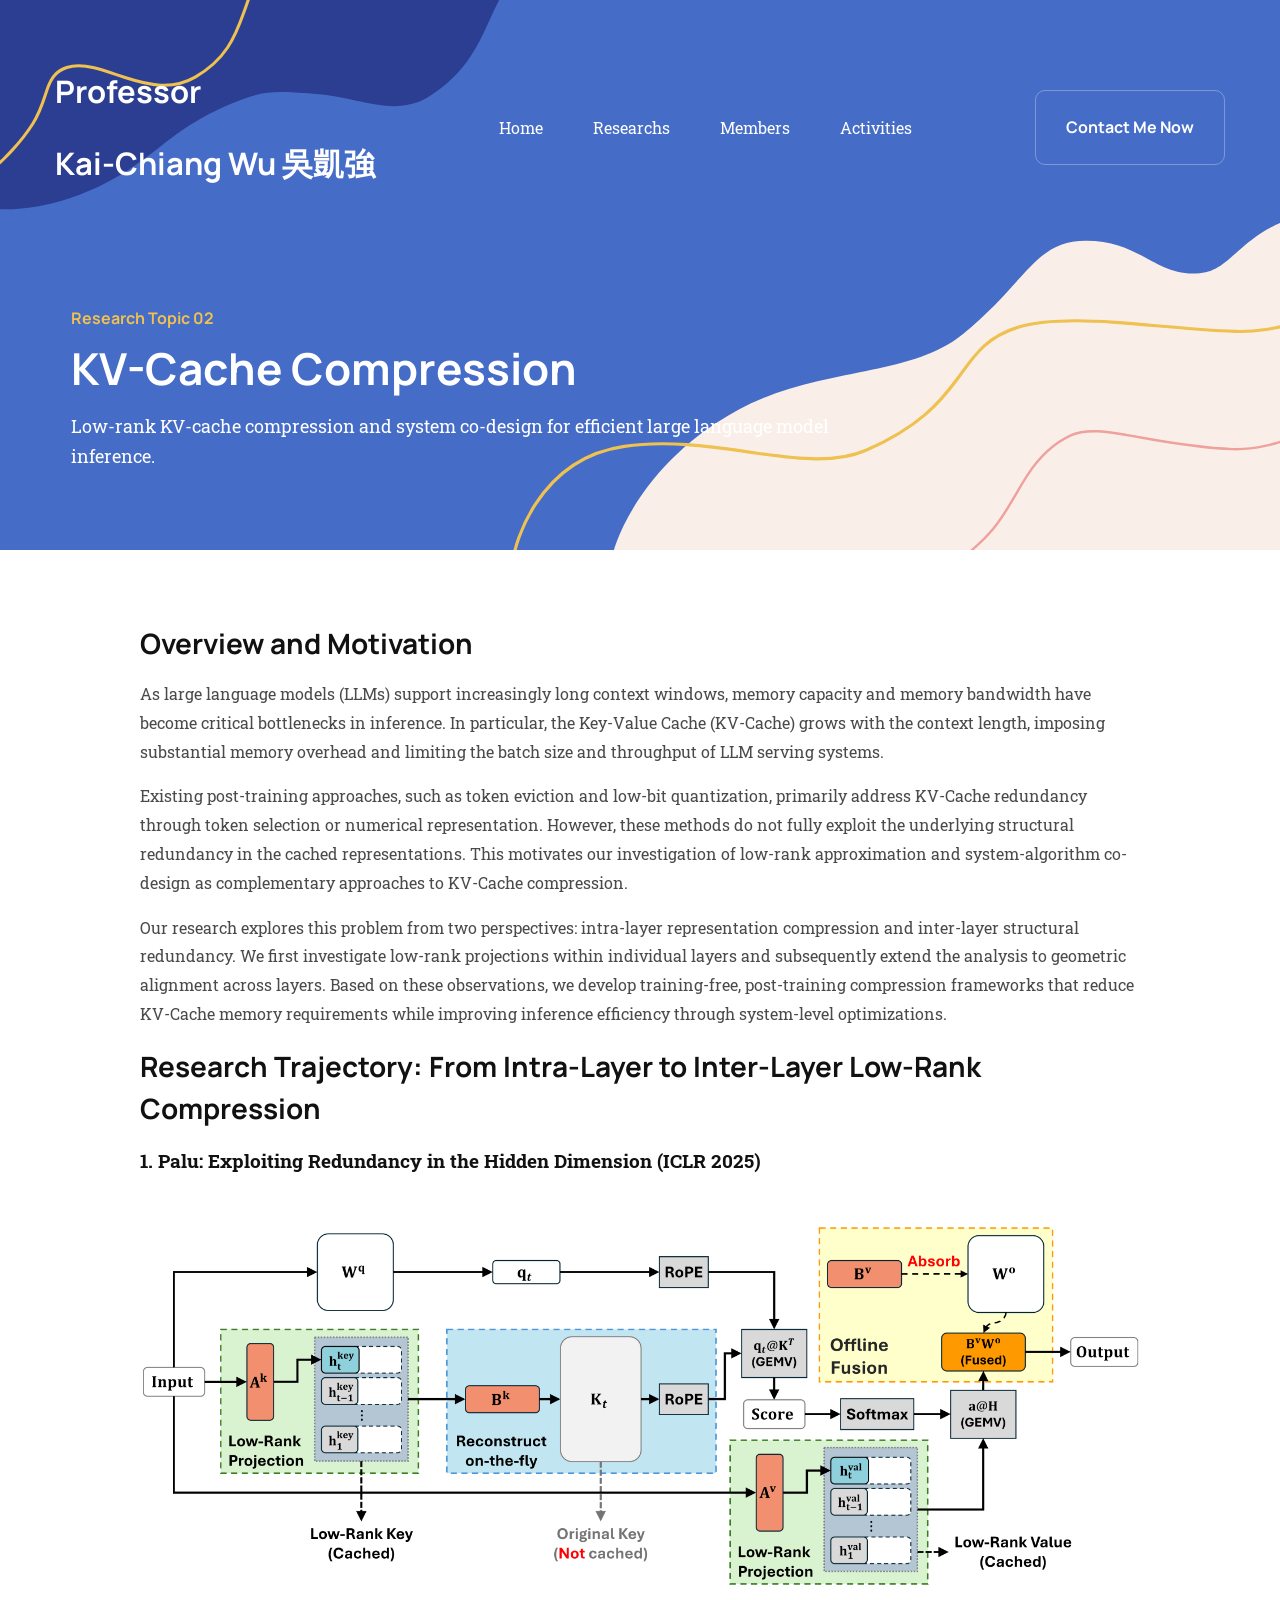
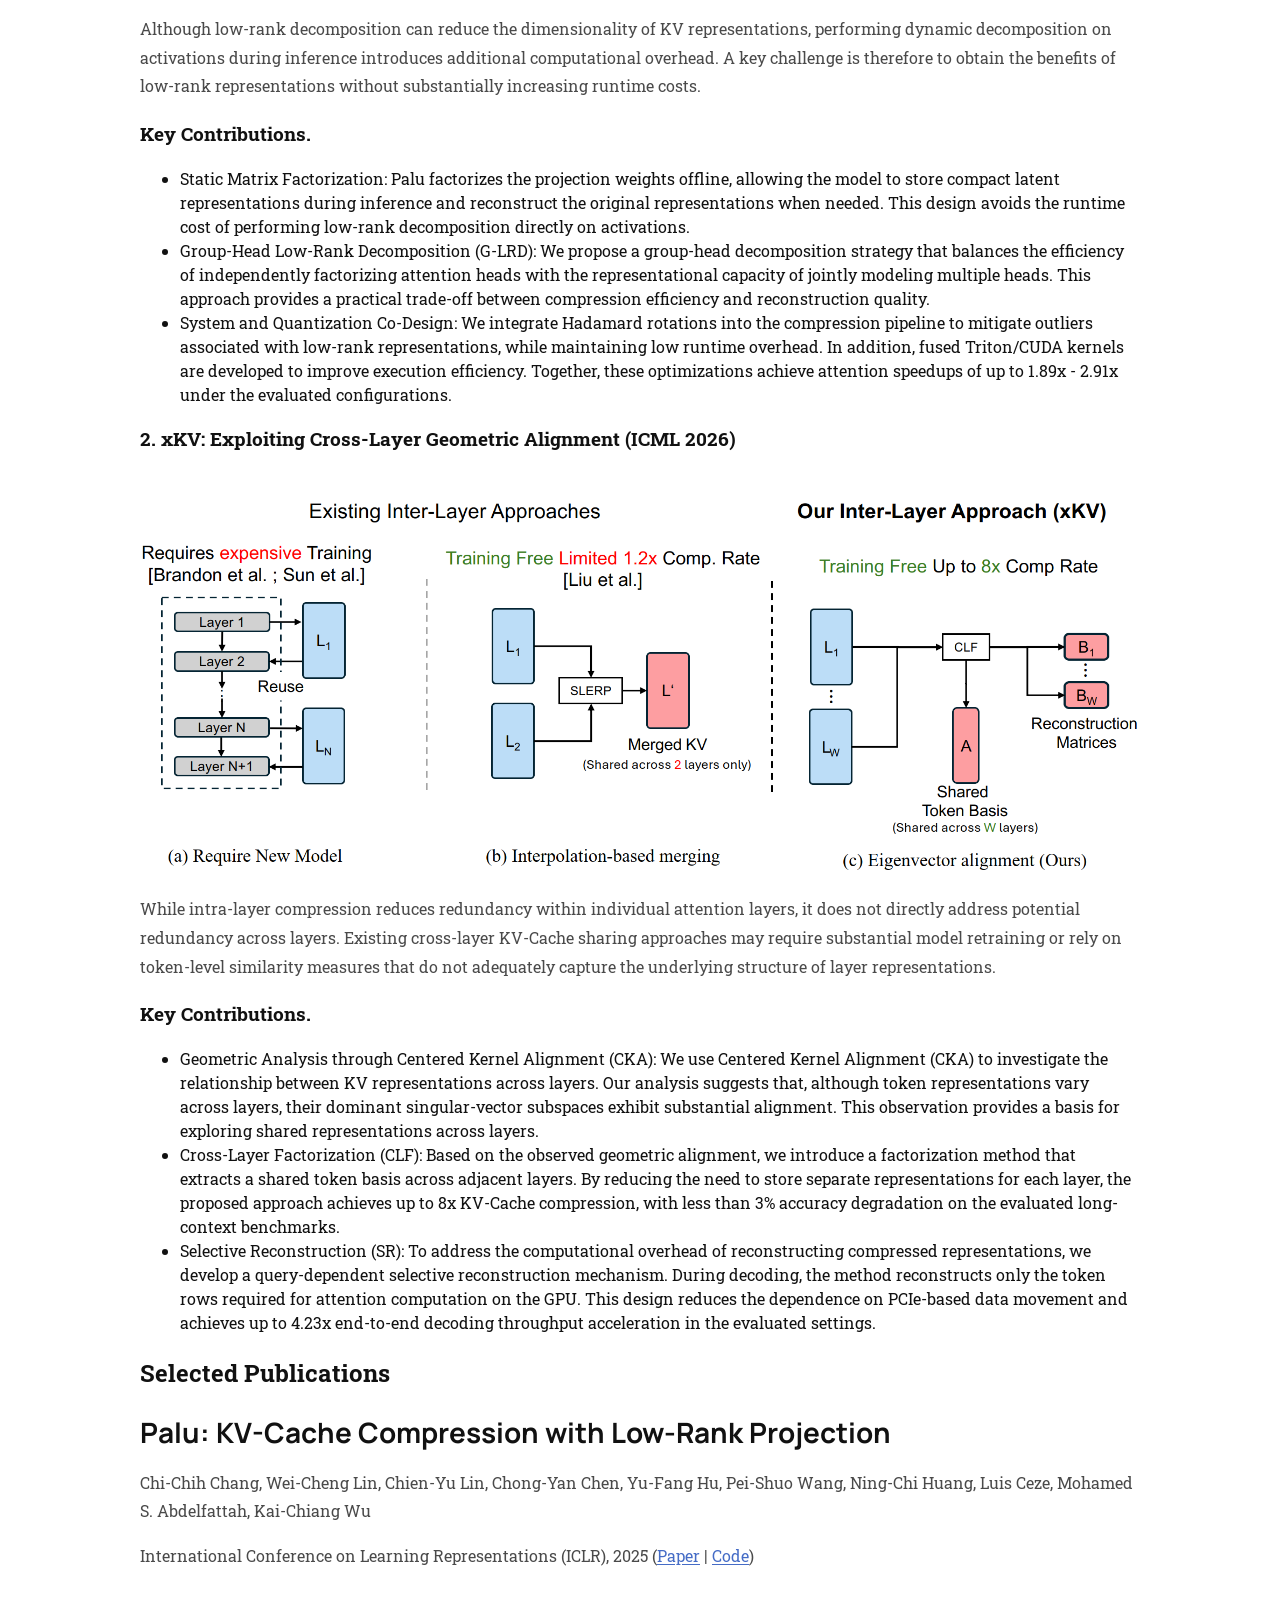
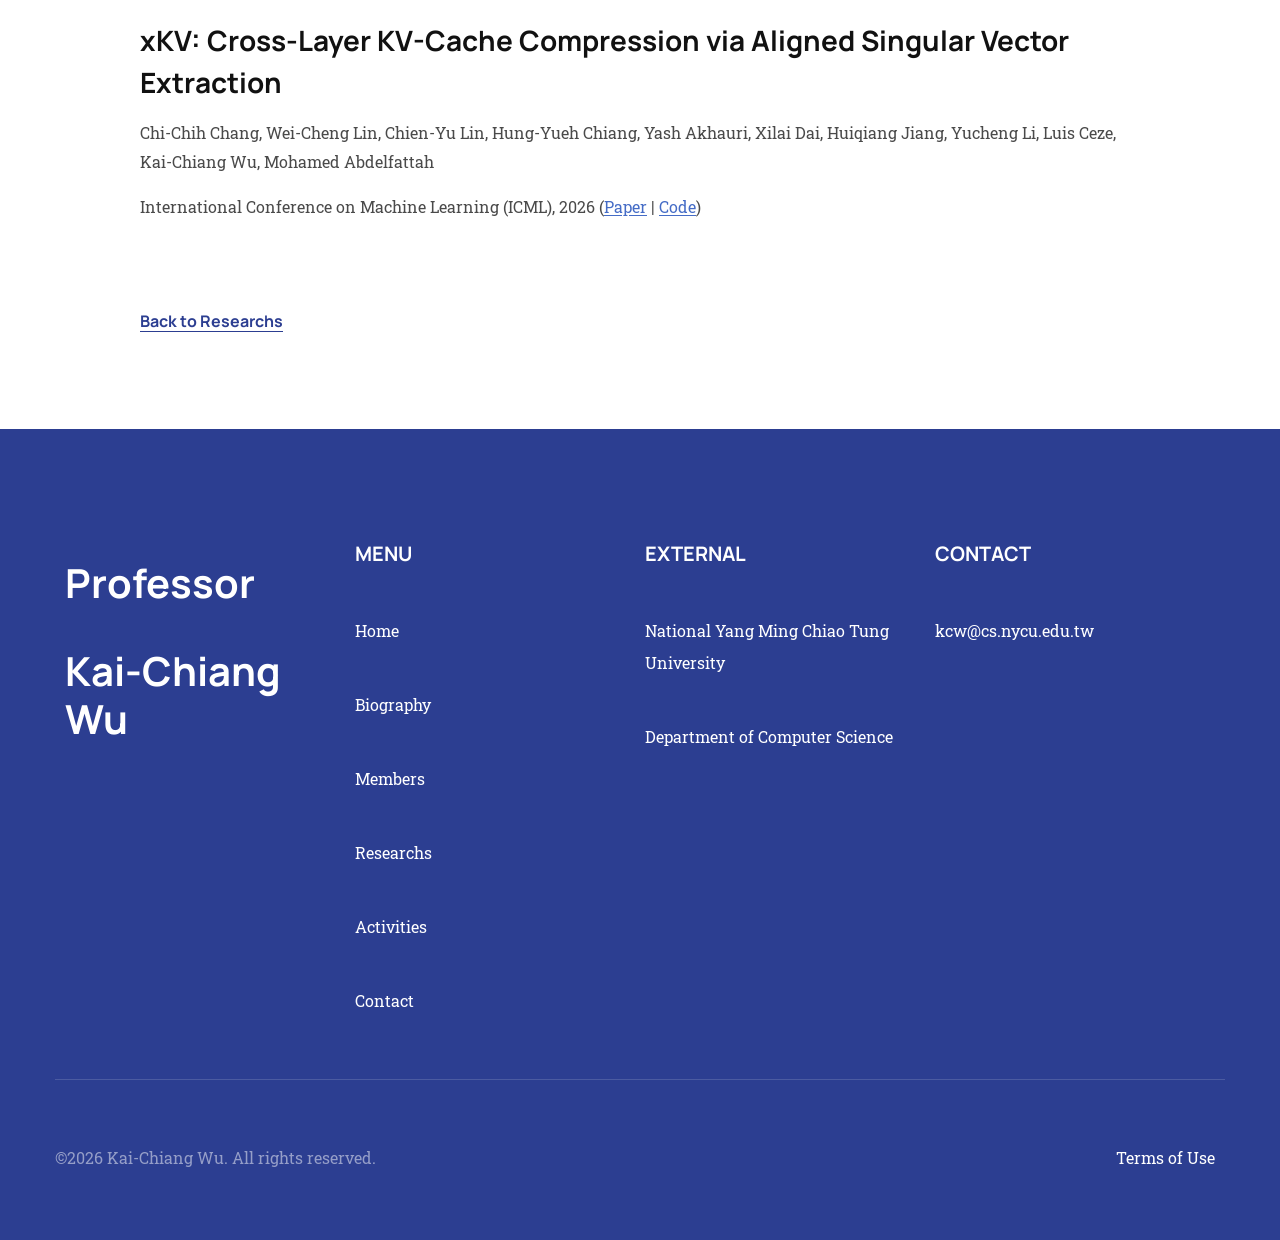
<file: topic-2.html>
<!DOCTYPE html>
<html lang="en">
<head>
    <meta charset="UTF-8">
    <meta name="viewport" content="width=device-width, initial-scale=1">
    <title>KV-Cache Compression | Professor Kai-Chiang Wu</title>
    <link rel="preconnect" href="https://fonts.googleapis.com">
    <link rel="preconnect" href="https://fonts.gstatic.com" crossorigin>
    <link href="https://fonts.googleapis.com/css2?family=Manrope:wght@400;600;700&family=Roboto+Slab:wght@400;700&display=swap" rel="stylesheet">
    <link rel="stylesheet" href="site.css">
    <link rel="stylesheet" href="topic.css">
</head>
<body class="page-shell">
    <div class="page-hero topic-hero">
        <div class="page-shell__inner">
            <header class="site-header">
                <nav class="site-nav">
                    <div class="site-nav__toggle"><div class="site-nav__toggle-icon"><a href="index.html" class="link" target="_self" aria-label="Home"><svg xmlns="http://www.w3.org/2000/svg" width="30" height="30" viewBox="0 0 32 32"><path fill="#ffffff" d="M3 11v2h26v-2H3zm0 8v2h26v-2H3z"></path></svg></a></div></div>
                    <span class="site-header__brand"><a href="index.html" class="link" target="_self"><p><strong>Professor</strong></p><p><strong>Kai-Chiang Wu <span class="site-header__brand-cn">吳凱強</span></strong></p></a></span>
                    <div class="site-nav__menu"><div class="site-nav__close"><div class="site-nav__close-icon"><svg width="32" height="32" viewBox="0 0 32 32" xmlns="http://www.w3.org/2000/svg"><path fill="#ffffff" d="M17.414 16L24 9.414L22.586 8L16 14.586L9.414 8L8 9.414L14.586 16L8 22.586L9.414 24L16 17.414L22.586 24L24 22.586z"></path></svg></div></div><span class="site-nav__link"><a href="index.html" class="link" target="_self"><p>Home</p></a></span><span class="site-nav__link"><a href="researchs.html" class="link" target="_self"><p>Researchs</p></a></span><span class="site-nav__link"><a href="member.html" class="link" target="_self"><p>Members</p></a></span><span class="site-nav__link"><a href="activities.html" class="link" target="_self"><p>Activities</p></a></span></div>
                    <button class="btn btn-outline"><a href="form.html" class="link" target="_self"><p>Contact Me Now</p></a></button>
                </nav>
            </header>
        </div>
        <div class="topic-hero__heading"><p class="topic-hero__eyebrow">Research Topic 02</p><h1>KV-Cache Compression</h1><p class="topic-hero__subtitle">Low-rank KV-cache compression and system co-design for efficient large language model inference.</p></div>
    </div>
    <main class="topic-main">
        <article class="topic-content">
            <h2>Overview and Motivation</h2>
            <p>As large language models (LLMs) support increasingly long context windows, memory capacity and memory bandwidth have become critical bottlenecks in inference. In particular, the Key-Value Cache (KV-Cache) grows with the context length, imposing substantial memory overhead and limiting the batch size and throughput of LLM serving systems.</p>
            <p>Existing post-training approaches, such as token eviction and low-bit quantization, primarily address KV-Cache redundancy through token selection or numerical representation. However, these methods do not fully exploit the underlying structural redundancy in the cached representations. This motivates our investigation of low-rank approximation and system-algorithm co-design as complementary approaches to KV-Cache compression.</p>
            <p>Our research explores this problem from two perspectives: intra-layer representation compression and inter-layer structural redundancy. We first investigate low-rank projections within individual layers and subsequently extend the analysis to geometric alignment across layers. Based on these observations, we develop training-free, post-training compression frameworks that reduce KV-Cache memory requirements while improving inference efficiency through system-level optimizations.</p>
            <h2>Research Trajectory: From Intra-Layer to Inter-Layer Low-Rank Compression</h2>
            <h3>1. Palu: Exploiting Redundancy in the Hidden Dimension (ICLR 2025)</h3>
        </article>
        <figure class="topic-figure"><img src="assets/KV-Cache_img_01.png" alt="Placeholder diagram for KV-cache compression research"></figure>
        <br>
        <article class="topic-content">
            <p>Although low-rank decomposition can reduce the dimensionality of KV representations, performing dynamic decomposition on activations during inference introduces additional computational overhead. A key challenge is therefore to obtain the benefits of low-rank representations without substantially increasing runtime costs.</p>
            <h3>Key Contributions.</h3>
            <ul>
                <li>Static Matrix Factorization: Palu factorizes the projection weights offline, allowing the model to store compact latent representations during inference and reconstruct the original representations when needed. This design avoids the runtime cost of performing low-rank decomposition directly on activations.</li>
                <li>Group-Head Low-Rank Decomposition (G-LRD): We propose a group-head decomposition strategy that balances the efficiency of independently factorizing attention heads with the representational capacity of jointly modeling multiple heads. This approach provides a practical trade-off between compression efficiency and reconstruction quality.</li>
                <li>System and Quantization Co-Design: We integrate Hadamard rotations into the compression pipeline to mitigate outliers associated with low-rank representations, while maintaining low runtime overhead. In addition, fused Triton/CUDA kernels are developed to improve execution efficiency. Together, these optimizations achieve attention speedups of up to 1.89x - 2.91x under the evaluated configurations.</li>
            </ul>
            <h3>2. xKV: Exploiting Cross-Layer Geometric Alignment (ICML 2026)</h3>
        </article>
        <figure class="topic-figure"><img src="assets/KV-Cache_img_02.png" alt="Placeholder diagram for KV-cache compression research"></figure>
        <br>
        <article class="topic-content">
            <p>While intra-layer compression reduces redundancy within individual attention layers, it does not directly address potential redundancy across layers. Existing cross-layer KV-Cache sharing approaches may require substantial model retraining or rely on token-level similarity measures that do not adequately capture the underlying structure of layer representations.</p>
            <h3>Key Contributions.</h3>
            <ul>
                <li>Geometric Analysis through Centered Kernel Alignment (CKA): We use Centered Kernel Alignment (CKA) to investigate the relationship between KV representations across layers. Our analysis suggests that, although token representations vary across layers, their dominant singular-vector subspaces exhibit substantial alignment. This observation provides a basis for exploring shared representations across layers.</li>
                <li>Cross-Layer Factorization (CLF): Based on the observed geometric alignment, we introduce a factorization method that extracts a shared token basis across adjacent layers. By reducing the need to store separate representations for each layer, the proposed approach achieves up to 8x KV-Cache compression, with less than 3% accuracy degradation on the evaluated long-context benchmarks.</li>
                <li>Selective Reconstruction (SR): To address the computational overhead of reconstructing compressed representations, we develop a query-dependent selective reconstruction mechanism. During decoding, the method reconstructs only the token rows required for attention computation on the GPU. This design reduces the dependence on PCIe-based data movement and achieves up to 4.23x end-to-end decoding throughput acceleration in the evaluated settings.</li>
            </ul>
            <h1>Selected Publications</h1>
            <h2>Palu: KV-Cache Compression with Low-Rank Projection</h2>
            <p>Chi-Chih Chang, Wei-Cheng Lin, Chien-Yu Lin, Chong-Yan Chen, Yu-Fang Hu, Pei-Shuo Wang, Ning-Chi Huang, Luis Ceze, Mohamed S. Abdelfattah, Kai-Chiang Wu</p>
            <p>International Conference on Learning Representations (ICLR), 2025 (<a href="https://arxiv.org/abs/2407.21118" target="_blank" rel="noopener noreferrer">Paper</a> | <a href="https://github.com/shadowpa0327/Palu" target="_blank" rel="noopener noreferrer">Code</a>)</p>
        </article>
        <article class="topic-content">
            <h2>xKV: Cross-Layer KV-Cache Compression via Aligned Singular Vector Extraction</h2>
            <p>Chi-Chih Chang, Wei-Cheng Lin, Chien-Yu Lin, Hung-Yueh Chiang, Yash Akhauri, Xilai Dai, Huiqiang Jiang, Yucheng Li, Luis Ceze, Kai-Chiang Wu, Mohamed Abdelfattah</p>
            <p>International Conference on Machine Learning (ICML), 2026  (<a href="https://arxiv.org/abs/2407.21118" target="_blank" rel="noopener noreferrer">Paper</a> | <a href="https://github.com/abdelfattah-lab/xKV" target="_blank" rel="noopener noreferrer">Code</a>)</p>
        </article>
        <a class="topic-back-link" href="researchs.html">Back to Researchs</a>
    </main>
    <footer class="footer">
        <div class="footer__top">
            <div class="footer__col footer__col--brand"><span class="footer__brand-text"><a href="index.html" class="link"><p>Professor</p><p><strong>Kai-Chiang Wu</strong></p></a></span></div>
            <div class="footer__col footer__col--menu"><span class="footer__col-title"><p>MENU</p></span><div class="footer__list"><span class="footer__link"><a href="index.html" class="link"><p>Home</p></a></span><span class="footer__link"><a href="biography.html" class="link"><p>Biography</p></a></span><span class="footer__link"><a href="member.html" class="link"><p>Members</p></a></span><span class="footer__link"><a href="researchs.html" class="link"><p>Researchs</p></a></span><span class="footer__link"><a href="activities.html" class="link"><p>Activities</p></a></span><span class="footer__link"><a href="form.html" class="link"><p>Contact</p></a></span></div></div>
            <div class="footer__col footer__col--external"><span class="footer__col-title"><p>EXTERNAL</p></span><div class="footer__list"><span class="footer__link"><a href="https://www.nycu.edu.tw/nycu/ch/index" class="link" target="_blank" rel="noopener noreferrer"><p>National Yang Ming Chiao Tung University</p></a></span><span class="footer__link"><a href="https://www.cs.nycu.edu.tw/" class="link" target="_blank" rel="noopener noreferrer"><p>Department of Computer Science</p></a></span></div></div>
            <div class="footer__col footer__col--social"><span class="footer__col-title"><p>CONTACT</p></span><div class="footer__list"><span class="footer__link"><a href="mailto:kcw@cs.nycu.edu.tw" class="link"><p>kcw@cs.nycu.edu.tw</p></a></span></div></div>
        </div>
        <div class="footer__divider"></div><div class="footer__bottom"><span class="footer__copyright"><p>©2026 Kai-Chiang Wu. All rights reserved.</p></span><div class="footer__legal"><span class="footer__legal-link"><p>Terms of Use</p></span></div></div>
    </footer>
    <script>
        (function () {
            const navToggle = document.querySelector('.site-nav__toggle');
            const navClose = document.querySelector('.site-nav__close');
            const navMenu = document.querySelector('.site-nav__menu');
            if (!navToggle || !navClose || !navMenu) return;
            navToggle.addEventListener('click', function (event) {
                event.preventDefault();
                navMenu.classList.add('is-active');
            });
            navClose.addEventListener('click', function (event) {
                event.preventDefault();
                navMenu.classList.remove('is-active');
            });
        })();
    </script>
</body>
</html>
</file>
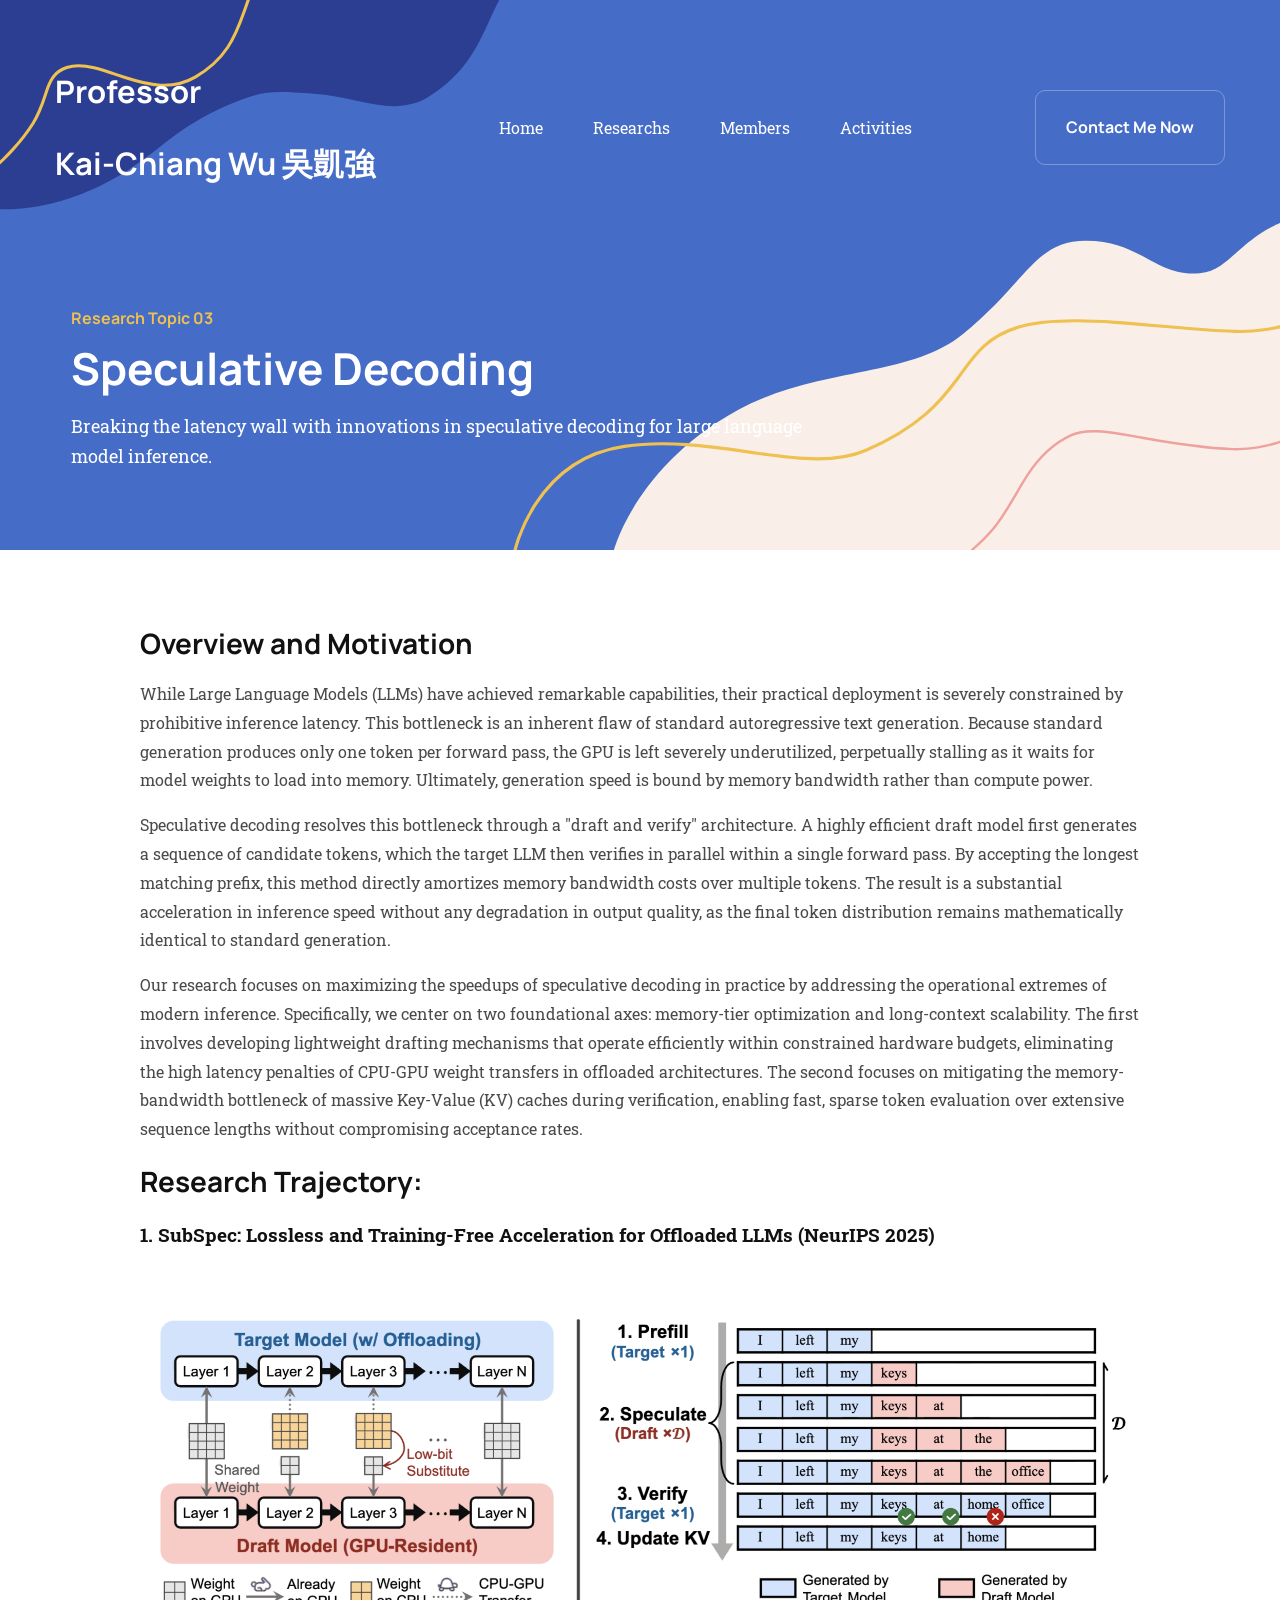
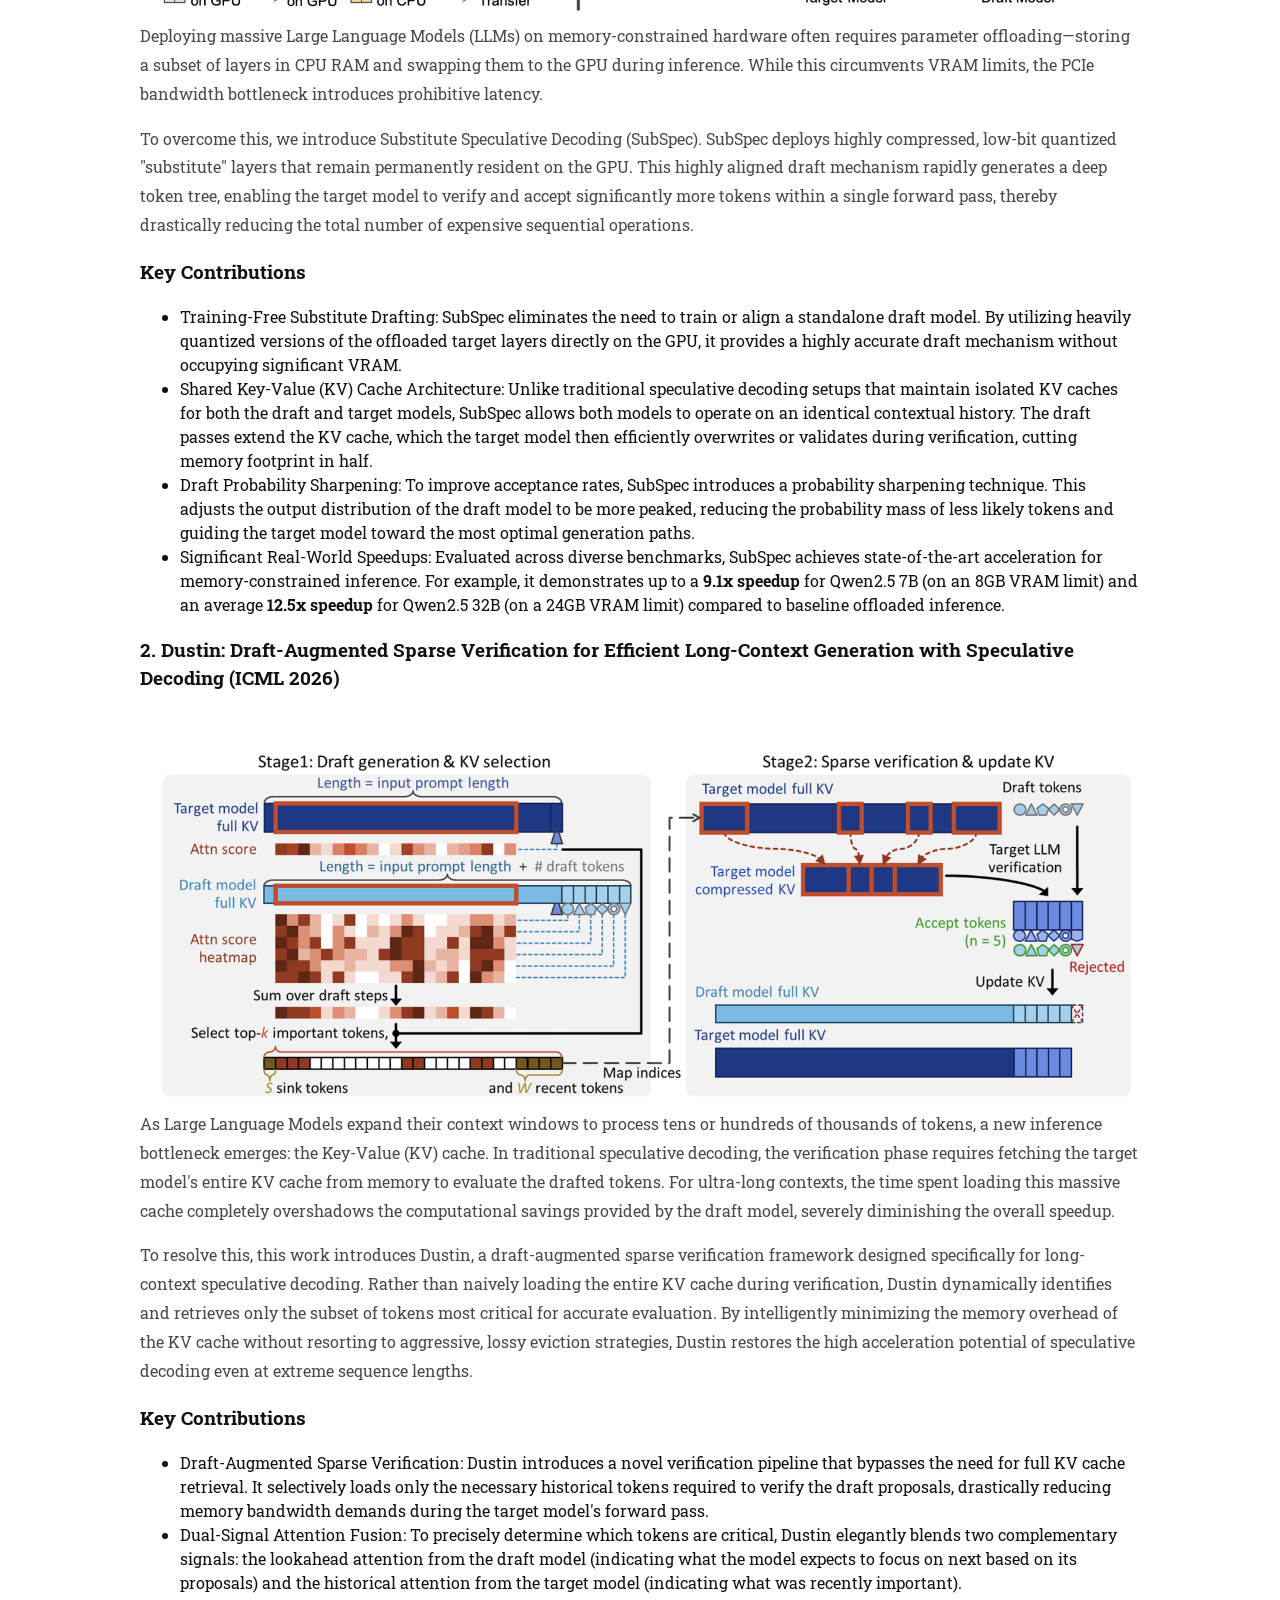
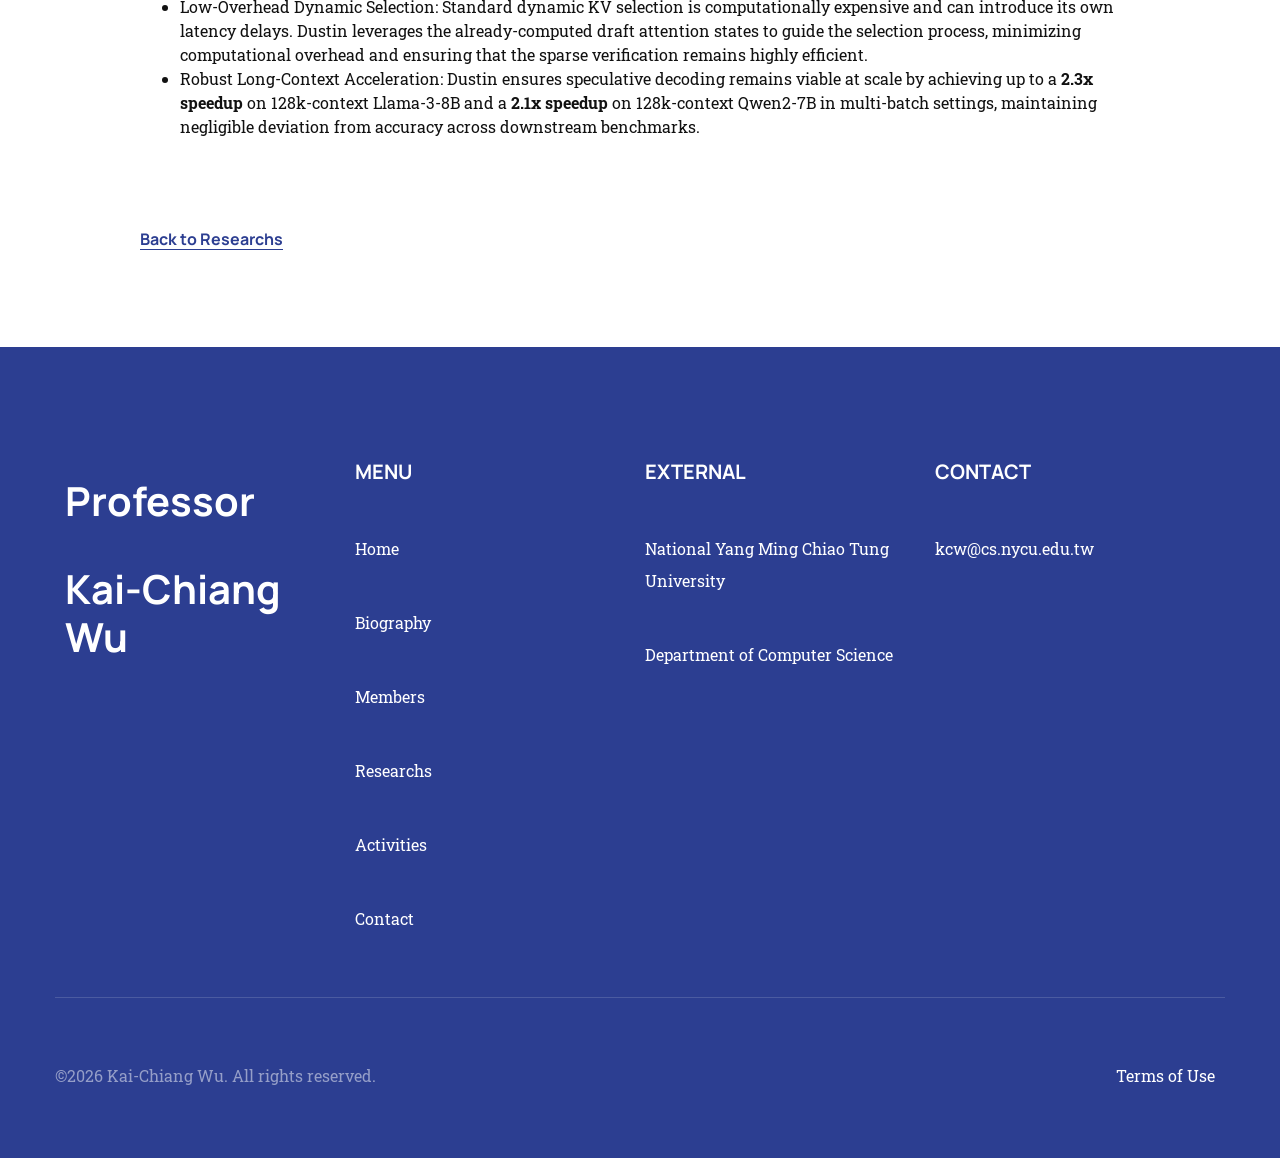
<file: topic-3.html>
<!DOCTYPE html>
<html lang="en">
<head>
    <meta charset="UTF-8">
    <meta name="viewport" content="width=device-width, initial-scale=1">
    <title>Speculative Decoding | Professor Kai-Chiang Wu</title>
    <link rel="preconnect" href="https://fonts.googleapis.com">
    <link rel="preconnect" href="https://fonts.gstatic.com" crossorigin>
    <link href="https://fonts.googleapis.com/css2?family=Manrope:wght@400;600;700&family=Roboto+Slab:wght@400;700&display=swap" rel="stylesheet">
    <link rel="stylesheet" href="site.css">
    <link rel="stylesheet" href="topic.css">
</head>
<body class="page-shell">
    <div class="page-hero topic-hero">
        <div class="page-shell__inner">
            <header class="site-header">
                <nav class="site-nav">
                    <div class="site-nav__toggle"><div class="site-nav__toggle-icon"><a href="index.html" class="link" target="_self" aria-label="Home"><svg xmlns="http://www.w3.org/2000/svg" width="30" height="30" viewBox="0 0 32 32"><path fill="#ffffff" d="M3 11v2h26v-2H3zm0 8v2h26v-2H3z"></path></svg></a></div></div>
                    <span class="site-header__brand"><a href="index.html" class="link" target="_self"><p><strong>Professor</strong></p><p><strong>Kai-Chiang Wu <span class="site-header__brand-cn">吳凱強</span></strong></p></a></span>
                    <div class="site-nav__menu"><div class="site-nav__close"><div class="site-nav__close-icon"><svg width="32" height="32" viewBox="0 0 32 32" xmlns="http://www.w3.org/2000/svg"><path fill="#ffffff" d="M17.414 16L24 9.414L22.586 8L16 14.586L9.414 8L8 9.414L14.586 16L8 22.586L9.414 24L16 17.414L22.586 24L24 22.586z"></path></svg></div></div><span class="site-nav__link"><a href="index.html" class="link" target="_self"><p>Home</p></a></span><span class="site-nav__link"><a href="researchs.html" class="link" target="_self"><p>Researchs</p></a></span><span class="site-nav__link"><a href="member.html" class="link" target="_self"><p>Members</p></a></span><span class="site-nav__link"><a href="activities.html" class="link" target="_self"><p>Activities</p></a></span></div>
                    <button class="btn btn-outline"><a href="form.html" class="link" target="_self"><p>Contact Me Now</p></a></button>
                </nav>
            </header>
        </div>
        <div class="topic-hero__heading"><p class="topic-hero__eyebrow">Research Topic 03</p><h1>Speculative Decoding</h1><p class="topic-hero__subtitle">Breaking the latency wall with innovations in speculative decoding for large language model inference.</p></div>
    </div>
    <main class="topic-main">
        <article class="topic-content">
            <h2>Overview and Motivation</h2>
            <p>While Large Language Models (LLMs) have achieved remarkable capabilities, their practical deployment is severely constrained by prohibitive inference latency. This bottleneck is an inherent flaw of standard autoregressive text generation. Because standard generation produces only one token per forward pass, the GPU is left severely underutilized, perpetually stalling as it waits for model weights to load into memory. Ultimately, generation speed is bound by memory bandwidth rather than compute power.</p>
            <p>Speculative decoding resolves this bottleneck through a "draft and verify" architecture. A highly efficient draft model first generates a sequence of candidate tokens, which the target LLM then verifies in parallel within a single forward pass. By accepting the longest matching prefix, this method directly amortizes memory bandwidth costs over multiple tokens. The result is a substantial acceleration in inference speed without any degradation in output quality, as the final token distribution remains mathematically identical to standard generation.</p>
            <p>Our research focuses on maximizing the speedups of speculative decoding in practice by addressing the operational extremes of modern inference. Specifically, we center on two foundational axes: memory-tier optimization and long-context scalability. The first involves developing lightweight drafting mechanisms that operate efficiently within constrained hardware budgets, eliminating the high latency penalties of CPU-GPU weight transfers in offloaded architectures. The second focuses on mitigating the memory-bandwidth bottleneck of massive Key-Value (KV) caches during verification, enabling fast, sparse token evaluation over extensive sequence lengths without compromising acceptance rates.</p>
            <h2>Research Trajectory:</h2>
            <h3>1. SubSpec: Lossless and Training-Free Acceleration for Offloaded LLMs (NeurIPS 2025)</h3>
        </article>
        <figure class="topic-figure"><img src="assets/Speculative-Decoding_img_01.png" alt="Placeholder diagram for speculative decoding research"></figure>
        <article class="topic-content">
            <p>Deploying massive Large Language Models (LLMs) on memory-constrained hardware often requires parameter offloading—storing a subset of layers in CPU RAM and swapping them to the GPU during inference. While this circumvents VRAM limits, the PCIe bandwidth bottleneck introduces prohibitive latency. </p>
            <p>To overcome this, we introduce Substitute Speculative Decoding (SubSpec). SubSpec deploys highly compressed, low-bit quantized "substitute" layers that remain permanently resident on the GPU. This highly aligned draft mechanism rapidly generates a deep token tree, enabling the target model to verify and accept significantly more tokens within a single forward pass, thereby drastically reducing the total number of expensive sequential operations.</p>
            <h3>Key Contributions</h3>
            <ul>
                <li>Training-Free Substitute Drafting: SubSpec eliminates the need to train or align a standalone draft model. By utilizing heavily quantized versions of the offloaded target layers directly on the GPU, it provides a highly accurate draft mechanism without occupying significant VRAM.</li>
                <li>Shared Key-Value (KV) Cache Architecture: Unlike traditional speculative decoding setups that maintain isolated KV caches for both the draft and target models, SubSpec allows both models to operate on an identical contextual history. The draft passes extend the KV cache, which the target model then efficiently overwrites or validates during verification, cutting memory footprint in half.</li>
                <li>Draft Probability Sharpening: To improve acceptance rates, SubSpec introduces a probability sharpening technique. This adjusts the output distribution of the draft model to be more peaked, reducing the probability mass of less likely tokens and guiding the target model toward the most optimal generation paths.</li>
                <li>Significant Real-World Speedups: Evaluated across diverse benchmarks, SubSpec achieves state-of-the-art acceleration for memory-constrained inference. For example, it demonstrates up to a <strong>9.1x speedup</strong> for Qwen2.5 7B (on an 8GB VRAM limit) and an average <strong>12.5x speedup</strong> for Qwen2.5 32B (on a 24GB VRAM limit) compared to baseline offloaded inference.</li>
            </ul>
            <h3>2. Dustin: Draft-Augmented Sparse Verification for Efficient Long-Context Generation with Speculative Decoding (ICML 2026)</h3>
        </article>
        <figure class="topic-figure"><img src="assets/Speculative-Decoding_img_02.png" alt="Placeholder diagram for speculative decoding research"></figure>
        <article class="topic-content">
            <p>As Large Language Models expand their context windows to process tens or hundreds of thousands of tokens, a new inference bottleneck emerges: the Key-Value (KV) cache. In traditional speculative decoding, the verification phase requires fetching the target model's entire KV cache from memory to evaluate the drafted tokens. For ultra-long contexts, the time spent loading this massive cache completely overshadows the computational savings provided by the draft model, severely diminishing the overall speedup.</p>
            <p>To resolve this, this work introduces Dustin, a draft-augmented sparse verification framework designed specifically for long-context speculative decoding. Rather than naively loading the entire KV cache during verification, Dustin dynamically identifies and retrieves only the subset of tokens most critical for accurate evaluation. By intelligently minimizing the memory overhead of the KV cache without resorting to aggressive, lossy eviction strategies, Dustin restores the high acceleration potential of speculative decoding even at extreme sequence lengths.</p>
            <h3>Key Contributions</h3>
            <ul>
                <li>Draft-Augmented Sparse Verification: Dustin introduces a novel verification pipeline that bypasses the need for full KV cache retrieval. It selectively loads only the necessary historical tokens required to verify the draft proposals, drastically reducing memory bandwidth demands during the target model's forward pass.</li>
                <li>Dual-Signal Attention Fusion: To precisely determine which tokens are critical, Dustin elegantly blends two complementary signals: the lookahead attention from the draft model (indicating what the model expects to focus on next based on its proposals) and the historical attention from the target model (indicating what was recently important).</li>
                <li>Low-Overhead Dynamic Selection: Standard dynamic KV selection is computationally expensive and can introduce its own latency delays. Dustin leverages the already-computed draft attention states to guide the selection process, minimizing computational overhead and ensuring that the sparse verification remains highly efficient.</li>
                <li>Robust Long-Context Acceleration: Dustin ensures speculative decoding remains viable at scale by achieving up to a <strong>2.3x speedup</strong> on 128k-context Llama-3-8B and a <strong>2.1x speedup</strong> on 128k-context Qwen2-7B in multi-batch settings, maintaining negligible deviation from accuracy across downstream benchmarks.</li>
            </ul>
        </article>
        <a class="topic-back-link" href="researchs.html">Back to Researchs</a>
    </main>
    <footer class="footer">
        <div class="footer__top">
            <div class="footer__col footer__col--brand"><span class="footer__brand-text"><a href="index.html" class="link"><p>Professor</p><p><strong>Kai-Chiang Wu</strong></p></a></span></div>
            <div class="footer__col footer__col--menu"><span class="footer__col-title"><p>MENU</p></span><div class="footer__list"><span class="footer__link"><a href="index.html" class="link"><p>Home</p></a></span><span class="footer__link"><a href="biography.html" class="link"><p>Biography</p></a></span><span class="footer__link"><a href="member.html" class="link"><p>Members</p></a></span><span class="footer__link"><a href="researchs.html" class="link"><p>Researchs</p></a></span><span class="footer__link"><a href="activities.html" class="link"><p>Activities</p></a></span><span class="footer__link"><a href="form.html" class="link"><p>Contact</p></a></span></div></div>
            <div class="footer__col footer__col--external"><span class="footer__col-title"><p>EXTERNAL</p></span><div class="footer__list"><span class="footer__link"><a href="https://www.nycu.edu.tw/nycu/ch/index" class="link" target="_blank" rel="noopener noreferrer"><p>National Yang Ming Chiao Tung University</p></a></span><span class="footer__link"><a href="https://www.cs.nycu.edu.tw/" class="link" target="_blank" rel="noopener noreferrer"><p>Department of Computer Science</p></a></span></div></div>
            <div class="footer__col footer__col--social"><span class="footer__col-title"><p>CONTACT</p></span><div class="footer__list"><span class="footer__link"><a href="mailto:kcw@cs.nycu.edu.tw" class="link"><p>kcw@cs.nycu.edu.tw</p></a></span></div></div>
        </div>
        <div class="footer__divider"></div><div class="footer__bottom"><span class="footer__copyright"><p>©2026 Kai-Chiang Wu. All rights reserved.</p></span><div class="footer__legal"><span class="footer__legal-link"><p>Terms of Use</p></span></div></div>
    </footer>
    <script>
        (function () {
            const navToggle = document.querySelector('.site-nav__toggle');
            const navClose = document.querySelector('.site-nav__close');
            const navMenu = document.querySelector('.site-nav__menu');
            if (!navToggle || !navClose || !navMenu) return;
            navToggle.addEventListener('click', function (event) {
                event.preventDefault();
                navMenu.classList.add('is-active');
            });
            navClose.addEventListener('click', function (event) {
                event.preventDefault();
                navMenu.classList.remove('is-active');
            });
        })();
    </script>
</body>
</html>
</file>
<file: site.css>
:root {
    --color-primary: var(--vId-color-token-a, #456CC6);
    --color-primary-dark: var(--vId-color-token-c, #2C3E91);
    --color-accent: var(--vId-color-token-b, #EEC151);
    --color-surface: var(--vId-color-token-d, #fff);
    --color-text: var(--vId-23e90005-9d61-4323-8f54-454b206b069a, #111);
    --color-muted: var(--vId-5b8c3e21-dd6f-4d22-88c3-365942c990b6, #4a4a4a);
    --font-heading: var(--vId-font-token-a, "Manrope");
    --font-body: var(--vId-font-token-b, "Roboto Slab");
    --radius-sm: 10px;
    --radius-md: 20px;
    --radius-lg: 30px;
    --space-1: 10px;
    --space-2: 20px;
    --space-3: 30px;
    --space-4: 40px;
    --space-5: 60px;
}* {
    box-sizing: border-box;
}html, body {
    margin: 0;
    padding: 0;
}body {
    font-family: var(--font-body);
    color: var(--color-text);
    background-color: var(--color-surface);
    line-height: 1.5;
}img {
    display: block;
    max-width: 100%;
    height: auto;
}a {
    color: inherit;
    text-decoration: none;
}.page-shell, .page-hero, .page-section, .research-grid, .site-header, .site-nav {
    position: relative;
}.page-shell {
    width: 100%;
    margin-left: auto;
    margin-right: auto;
}.page-shell__inner {
    width: 100%;
    max-width: 1170px;
    margin-left: auto;
    margin-right: auto;
}.site-nav__link {
    font-family: var(--font-body);
    font-size: 16px;
    font-weight: 400;
    line-height: 32px;
    color: #fff;
}.btn {
    border: 0;
    border-radius: var(--radius-sm);
    font-family: var(--font-heading);
    font-weight: 700;
    cursor: pointer;
    transition: background-color .2s ease, color .2s ease, transform .2s ease;
}.btn-outline {
    background-color: transparent;
    color: #fff;
    border: 1px solid rgba(255,255,255,0.3);
}.btn-primary {
    background-color: var(--color-primary);
    color: #fff;
    padding: 4px 8px;
}
.footer {
    padding: 80px 16px 20px 16px;
    flex-direction: column;
    align-items: center;
    row-gap: 16px;
    background-color: var(--vId-color-token-c);
    width: 100%;
    height: auto;
    margin-left: auto;
    margin-right: auto;
    min-height: 20px;
    min-width: 20px;
    display: flex;
    position: relative;
    max-width: 1980px;
}.footer__top {
    padding: 10px 10px 30px 10px;
    -moz-column-gap: 10px;
         column-gap: 10px;
    row-gap: 10px;
    width: 100%;
    height: -moz-fit-content;
    height: fit-content;
    margin-left: auto;
    margin-right: auto;
    display: flex;
    max-width: 1170px;
    position: relative;
}.footer__col {
    padding: 0px 0px 0px 0px;
    flex-direction: column;
    width: 25%;
    height: auto;
    min-height: 20px;
    min-width: 20px;
    position: relative;
    display: flex;
}.footer__brand-text {
    font-family: var(--vId-font-token-a);
    font-size: 40px;
    font-weight: 700;
    color: #ffffff;
    line-height: 48px;
    padding: 0px 0px 0px 0px;
    opacity: 100%;
    z-index: 1;
    width: -moz-fit-content;
    width: fit-content;
    height: -moz-fit-content;
    height: fit-content;
    display: block;
    min-height: 10px;
    min-width: 16px;
    position: relative;
}.footer__col-title {
    font-family: var(--vId-font-token-a);
    font-size: 20px;
    font-weight: 700;
    color: #ffffff;
    padding: 0px 0px 10px 0px;
    line-height: 30px;
    width: -moz-fit-content;
    width: fit-content;
    height: auto;
    display: block;
    min-height: 10px;
    min-width: 16px;
    position: relative;
}.footer__list {
    flex-direction: column;
    align-items: flex-start;
    row-gap: 10px;
    width: -moz-fit-content;
    width: fit-content;
    height: -moz-fit-content;
    height: fit-content;
    min-height: 20px;
    min-width: 20px;
    display: flex;
    position: relative;
}.footer__link {
    font-family: var(--vId-font-token-b);
    font-size: 16px;
    font-weight: 400;
    color: #ffffff;
    line-height: 32px;
    width: -moz-fit-content;
    width: fit-content;
    height: auto;
    display: block;
    min-height: 10px;
    min-width: 16px;
    position: relative;
}.footer__link:hover {
    color: #EEC151;
}.footer__social-row {
    padding: 0px 0px 0px 0px;
    flex-direction: row;
    -moz-column-gap: 30px;
         column-gap: 30px;
    margin-left: auto;
    margin-right: auto;
    height: auto;
    width: 100%;
    display: flex;
    position: relative;
}.footer__social-icon-bg {
    padding: 10px 10px 10px 10px;
    flex-direction: column;
    justify-content: center;
    align-items: center;
    background-color: var(--vId-color-token-b);
    border-radius: 100% 100% 100% 100%;
    height: 48px;
    width: 48px;
    display: flex;
    position: relative;
}.footer__social-icon {
    width: 20px;
    height: -moz-fit-content;
    height: fit-content;
    position: relative;
}.footer__social-icon:hover {
    transform: scale(1.05);
    background-color: #00000000;
}.footer__divider {
    padding: 0px 0px 0px 0px;
    background-color: #ffffff;
    opacity: 15%;
    width: 100%;
    height: 1px;
    min-height: 1px;
    min-width: 20px;
    display: block;
    max-width: 1170px;
    position: relative;
}.footer__bottom {
    padding: 20px 0px 20px 0px;
    flex-direction: row;
    justify-content: space-between;
    align-items: center;
    height: auto;
    width: 100%;
    display: flex;
    max-width: 1170px;
    position: relative;
}.footer__copyright {
    -moz-column-gap: 32px;
         column-gap: 32px;
    font-family: var(--vId-font-token-b);
    font-size: 16px;
    font-weight: 400;
    color: #ffffff7f;
    line-height: 32px;
    padding: 0px 0px 0px 0px;
    text-align: left;
    opacity: 100%;
    z-index: 1;
    width: -moz-fit-content;
    width: fit-content;
    height: -moz-fit-content;
    height: fit-content;
    display: flex;
    min-height: 10px;
    min-width: 16px;
    position: relative;
    max-width: -moz-fit-content;
    max-width: fit-content;
}.footer__legal {
    padding: 10px 10px 10px 10px;
    flex-direction: row;
    -moz-column-gap: 30px;
         column-gap: 30px;
    height: auto;
    width: -moz-fit-content;
    width: fit-content;
    display: flex;
    position: relative;
}.footer__legal-link {
    -moz-column-gap: 32px;
         column-gap: 32px;
    font-family: var(--vId-font-token-b);
    font-size: 16px;
    font-weight: 400;
    color: #ffffff;
    line-height: 32px;
    padding: 0px 0px 0px 0px;
    text-align: left;
    opacity: 100%;
    z-index: 1;
    width: -moz-fit-content;
    width: fit-content;
    height: -moz-fit-content;
    height: fit-content;
    display: flex;
    min-height: 10px;
    min-width: 16px;
    position: relative;
    max-width: -moz-fit-content;
    max-width: fit-content;
}.footer__legal-link:hover {
    color: #EEC151;
}/* HTMLCode Component Content Resets（社群圖示內的 svg / a） */
.footer__social-icon img { width: initial; height: initial; -o-object-fit: initial; object-fit: initial; border-radius: initial; display: initial; }.footer__social-icon span { display: initial; }/* ============================================================
   Responsive — max-width: 1199px
   ============================================================ */
@media (max-width:1199px) {
    .footer {
        padding: 50px 16px 16px 16px;
    }
    .footer__top {
        flex-wrap: wrap;
    }
    .footer__col {
        width: 50%;
    }
    .footer__brand-text {
        font-size: 35px;
        line-height: 45px;
    }
    .footer__list {
        align-items: flex-start;
    }
    .footer__social-row {
        justify-content: center;
        align-items: center;
    }
    .footer__bottom {
        flex-direction: column;
        row-gap: 20px;
    }
}/* ============================================================
   Responsive — max-width: 767px
   ============================================================ */
@media (max-width:767px) {
    .footer {
        padding: 16px 16px 16px 16px;
        position: relative;
    }
    .footer__top {
        flex-wrap: wrap;
        row-gap: 20px;
        position: relative;
    }
    .footer__col {
        align-items: center;
        width: 100%;
        position: relative;
    }
    .footer__brand-text {
        font-size: 30px;
        line-height: 40px;
        width: 100%;
        text-align: center;
        position: relative;
    }
    .footer__col-title {
        padding: 0px 0px 20px 0px;
        position: relative;
    }
    .footer__list {
        align-items: center;
        row-gap: 10px;
        position: relative;
    }
    .footer__link {
        position: relative;
    }
    .footer__social-row {
        justify-content: center;
        align-items: center;
        -moz-column-gap: 20px;
             column-gap: 20px;
        position: relative;
    }
    .footer__social-icon-bg,
    .footer__social-icon {
        position: relative;
    }
    .footer__divider {
        position: relative;
    }
    .footer__bottom {
        flex-direction: column;
        justify-content: center;
        align-items: center;
        row-gap: 20px;
        position: relative;
    }
    .footer__copyright {
        font-size: 16px;
        line-height: 26px;
        text-align: center;
        position: relative;
    }
    .footer__legal {
        flex-direction: column;
        row-gap: 10px;
        position: relative;
    }
    .footer__legal-link {
        font-size: 16px;
        line-height: 26px;
        text-align: center;
        position: relative;
    }
}.page-hero {
    padding: 10px 16px 10px 16px;
    flex-direction: column;
    background-color: var(--vId-color-token-a);
    background-image: url(assets/bg-line1.svg), url(assets/bg-line2.svg), url(assets/bg-line3.svg), url(assets/bg-line4.svg), url(assets/bg-line5.svg);
    background-position: 0% 0%, 100% 102%, 100% 102%, 0% 0%, 100% 100%;
    background-size: 35% auto, 25% auto, 60% auto, 55% auto, 52% auto;
    background-repeat: no-repeat no-repeat, no-repeat no-repeat, no-repeat no-repeat, no-repeat no-repeat, no-repeat no-repeat;
    background-attachment: scroll, scroll, scroll, scroll, scroll;
    background-clip: border-box, border-box, border-box, border-box, border-box;
    background-origin: padding-box, padding-box, padding-box, padding-box, padding-box;
    margin-left: auto;
    height: 600px;
    width: 100%;
    display: flex;
    margin-right: auto;
    max-width: 1980px;
    position: relative;
}.page-shell__inner {
    padding: 10px 16px 10px 16px;
    flex-direction: column;
    background-color: transparent;
    border-radius: 0px 0px 0px 0px;
    margin-left: auto;
    height: auto;
    width: 100%;
    display: flex;
    margin-right: auto;
    max-width: 1980px;
    position: relative;
}.site-header {
    padding: 10px 16px 10px 16px;
    flex-direction: column;
    background-color: transparent;
    border-radius: 0px 0px 0px 0px;
    height: auto;
    width: 100%;
    display: flex;
    margin-right: auto;
    max-width: 1980px;
    position: relative;
}.site-nav {
    padding: 10px 0px 10px 0px;
    flex-direction: row;
    justify-content: space-between;
    align-items: center;
    background-color: #00000000;
    border-radius: 0px 30px 0px 0px;
    border-width: 0px 0px 1px 0px;
    border-style: none none solid none;
    border-color: transparent transparent #00000000 transparent;
    width: 100%;
    height: -moz-fit-content;
    height: fit-content;
    margin-left: auto;
    max-width: 1170px;
    position: relative;
    display: flex;
    margin-right: auto;
}.site-nav__toggle {
    padding: 10px 10px 10px 10px;
    flex-direction: column;
    height: auto;
    width: -moz-fit-content;
    width: fit-content;
    display: none;
    position: relative;
}.site-nav__toggle-icon {
    width: 30px;
    height: -moz-fit-content;
    height: fit-content;
    position: relative;
}.site-header__brand {
    font-family: var(--vId-font-token-a);
    font-size: 31px;
    font-weight: 700;
    color: #ffffff;
    line-height: 41px;
    padding: 0px 0px 0px 0px;
    opacity: 100%;
    z-index: 1;
    width: -moz-fit-content;
    width: fit-content;
    height: -moz-fit-content;
    height: fit-content;
    display: block;
    min-height: 10px;
    min-width: 16px;
    position: relative;
}.site-nav__menu {
    padding: 10px 10px 10px 10px;
    flex-direction: row;
    align-items: center;
    -moz-column-gap: 50px;
         column-gap: 50px;
    z-index: 2000;
    height: auto;
    width: -moz-fit-content;
    width: fit-content;
    display: flex;
    position: relative;
}.site-nav__close {
    padding: 10px 10px 10px 10px;
    flex-direction: column;
    height: 50px;
    width: 50px;
    display: none;
    position: relative;
}.site-nav__close-icon {
    color: #1a1a1a;
    width: 32px;
    height: -moz-fit-content;
    height: fit-content;
    position: relative;
}.site-nav__link {
    font-family: var(--vId-font-token-b);
    font-size: 16px;
    font-weight: 400;
    color: #ffffff;
    line-height: 32px;
    padding: 0px 0px 0px 0px;
    opacity: 100%;
    z-index: 1;
    width: -moz-fit-content;
    width: fit-content;
    height: -moz-fit-content;
    height: fit-content;
    display: block;
    min-height: 10px;
    min-width: 16px;
    position: relative;
    margin-left: 0;
    margin-top: NaNpx;
}.site-nav__link:hover {
    color: #FCE28B;
    border-width: 0px 0px 0px 0px;
    border-style: none none solid none;
    border-color: transparent transparent #00000000 transparent;
}.btn.btn-outline {
    padding: 10px 30px 10px 30px;
    background-color: #00000000;
    border-radius: 10px 10px 10px 10px;
    border-width: 1px 1px 1px 1px;
    border-style: groove groove groove groove;
    border-color: #ffffff4c #ffffff4c #ffffff4c #ffffff4c;
    font-family: var(--vId-font-token-a);
    font-size: 16px;
    font-weight: 700;
    color: #ffffff;
    line-height: 21px;
    z-index: 1;
    width: -moz-fit-content;
    width: fit-content;
    height: -moz-fit-content;
    height: fit-content;
    position: relative;
    min-width: 154px;
    min-height: 48px;
}.btn.btn-outline:hover {
    background-color: #EEC151;
    background-image: linear-gradient(270deg, rgba(0, 0, 0, 0.2) 0%, rgba(0, 0, 0, 0.2) 100%);
    background-position: 50% 50%;
    background-size: cover;
    background-repeat: no-repeat no-repeat;
    background-attachment: scroll;
    background-clip: border-box;
    background-origin: padding-box;
    color: #ffffff;
    border-color: #3333334c #3333334c #3333334c #3333334c;
}.page-hero__content {
    padding: 100px 10px 19px;
    flex-direction: row;
    -moz-column-gap: 10px;
         column-gap: 10px;
    row-gap: 10px;
    margin-left: auto;
    height: auto;
    width: 100%;
    display: flex;
    margin-right: auto;
    max-width: 1170px;
    position: relative;
}.page-hero__intro {
    padding: 0px 0px 0px 0px;
    flex-direction: column;
    justify-content: center;
    align-items: stretch;
    z-index: 1;
    width: 50%;
    height: auto;
    min-height: 20px;
    display: flex;
    position: relative;
}.page-hero__eyebrow {
    font-family: var(--vId-font-token-a);
    font-size: 16px;
    font-weight: 700;
    color: #ffffff;
    padding: 0px 0px 20px 0px;
    letter-spacing: 2px;
    line-height: 32px;
    opacity: 100%;
    z-index: 1;
    width: -moz-fit-content;
    width: fit-content;
    height: -moz-fit-content;
    height: fit-content;
    display: block;
    min-height: 10px;
    min-width: 16px;
    position: relative;
}.page-hero__title {
    font-family: var(--vId-font-token-a);
    font-size: 72px;
    font-weight: 700;
    color: #ffffff;
    line-height: 80px;
    padding: 0px 0px 25px 0px;
    text-align: left;
    opacity: 100%;
    z-index: 1;
    width: -moz-fit-content;
    width: fit-content;
    height: -moz-fit-content;
    height: fit-content;
    display: block;
    min-height: 10px;
    min-width: 16px;
    position: relative;
    max-width: 700px;
}.page-hero__subtitle {
    font-family: var(--vId-font-token-b);
    font-size: 20px;
    font-weight: 400;
    color: #ffffff;
    line-height: 32px;
    padding: 0px 0px 30px 0px;
    width: 100%;
    height: auto;
    display: block;
    max-width: 470px;
    position: relative;
}/* HTMLCode Component Content Resets（導覽列圖示內的 svg / a） */
.site-nav__toggle-icon img { width: initial; height: initial; -o-object-fit: initial; object-fit: initial; border-radius: initial; display: initial; }.site-nav__toggle-icon span { display: initial; }.site-nav__close-icon img { width: initial; height: initial; -o-object-fit: initial; object-fit: initial; border-radius: initial; display: initial; }.site-nav__close-icon span { display: initial; }/* 手機版選單開啟狀態：蓋過響應式媒體查詢裡的 display:none */
.site-nav__menu.is-active {
    display: flex !important;
}
/* 手機版選單展開時，CTA 按鈕是 .site-nav__menu 的下一個手足元素，覆蓋 display:none 讓它顯示在選單覆蓋層之上 */
.site-nav__menu.is-active ~ .btn.btn-outline {
    display: flex !important;
    position: fixed;
    left: 50%;
    bottom: 40px;
    transform: translateX(-50%);
    z-index: 2001;
}
/* ============================================================
   Responsive — max-width: 1199px
   ============================================================ */
@media (max-width:1199px) {
    .page-hero {
        height: -moz-fit-content;
        height: fit-content;
    }
    .page-shell__inner {
        padding: 20px 16px 20px 16px;
    }
    .site-header {
        padding: 20px 16px 20px 16px;
    }
    .site-nav {
        padding: 0px 0px 10px 0px;
        flex-direction: row-reverse;
        max-width: none;
    }
    .site-nav__toggle {
        display: flex;
    }
    .site-nav__toggle-icon {
        margin-left: 0;
        margin-top: NaNpx;
    }
    .site-header__brand {
        font-size: 35px;
        line-height: 45px;
    }
    .site-nav__menu {
        padding: 20px 20px 20px 20px;
        flex-direction: column;
        row-gap: 20px;
        background-color: #2C3E91;
        height: -moz-fit-content;
        height: fit-content;
        width: 100%;
        display: none;
        position: fixed;
        min-height: 100vh;
        right: 0px;
        bottom: 0px;
    }
    .site-nav__close {
        align-items: flex-end;
        width: 100%;
        display: flex;
    }
    .btn.btn-outline {
        display: none;
    }
    .page-hero__content {
        padding: 60px 10px 100px 10px;
        flex-direction: column-reverse;
        align-items: center;
    }
    .page-hero__intro {
        padding: 30px 0px 0px 0px;
        align-items: center;
        width: 100%;
    }
    .page-hero__title {
        font-size: 50px;
        line-height: 60px;
        text-align: center;
        width: 100%;
        max-width: none;
    }
}/* ============================================================
   Responsive — max-width: 767px
   ============================================================ */
@media (max-width:767px) {
    .page-hero {
        background-image: url(assets/bg-line1.svg), url(assets/bg-line2.svg), url(assets/bg-line3.svg), url(assets/bg-line4.svg), url(assets/bg-line5.svg);
        background-position: 0% 0%, 100% 100%, 100% 100%, 0% 0%, 100% 100%;
        background-size: 55% auto, 25% auto, 60% auto, 100% auto, 52% auto;
        background-repeat: no-repeat no-repeat, no-repeat no-repeat, no-repeat no-repeat, no-repeat no-repeat, no-repeat no-repeat;
        background-attachment: scroll, scroll, scroll, scroll, scroll;
        background-clip: border-box, border-box, border-box, border-box, border-box;
        background-origin: padding-box, padding-box, padding-box, padding-box, padding-box;
        position: relative;
    }
    .page-shell__inner {
        padding: 20px 16px 20px 16px;
        position: relative;
    }
    .site-header {
        padding: 20px 16px 20px 16px;
        position: relative;
    }
    .site-nav {
        padding: 0px 0px 10px 0px;
        flex-direction: row-reverse;
        position: relative;
    }
    .site-nav__toggle {
        position: relative;
    }
    .site-nav__toggle-icon {
        position: relative;
    }
    .site-header__brand {
        font-size: 30px;
        line-height: 40px;
        position: relative;
    }
    .site-header__brand-cn {
        display: block;
    }
    .site-nav__menu {
        padding: 20px 20px 20px 20px;
        flex-direction: column;
        row-gap: 20px;
        background-color: #2C3E91;
        position: fixed;
    }
    .site-nav__close {
        align-items: flex-end;
        position: relative;
    }
    .site-nav__close-icon {
        position: relative;
    }
    .site-nav__link {
        color: #ffffff;
        position: relative;
    }
    .btn.btn-outline {
        position: relative;
    }
    .page-hero__content {
        padding: 10px;
        flex-direction: column;
        height: -moz-fit-content;
        height: fit-content;
        position: relative;
    }
    .page-hero__intro {
        padding: 0px 0px 60px 0px;
        align-items: center;
        position: relative;
    }
    .page-hero__eyebrow {
        text-align: center;
        position: relative;
    }
    .page-hero__title {
        font-size: 35px;
        line-height: 45px;
        text-align: center;
        position: relative;
    }
    .page-hero__subtitle {
        font-size: 16px;
        line-height: 26px;
        text-align: center;
        position: relative;
    }
}
</file>
<file: topic.css>
:root {
    --vId-color-token-a: #456CC6;
    --vId-color-token-b: #EEC151;
    --vId-color-token-c: #2C3E91;
    --vId-color-token-d: #fff;
    --vId-23e90005-9d61-4323-8f54-454b206b069a: #111;
    --vId-font-token-a: Manrope;
    --vId-font-token-b: "Roboto Slab";
    --vId-5b8c3e21-dd6f-4d22-88c3-365942c990b6: #4a4a4a;
}
.topic-hero {
    height: auto;
    min-height: 390px;
    padding-bottom: 48px;
}
.topic-hero__heading {
    width: 100%;
    max-width: 1170px;
    margin: auto;
    padding: 60px 16px 30px;
    color: #fff;
}
.topic-hero__eyebrow {
    margin: 0 0 12px;
    color: var(--color-accent);
    font-family: var(--font-heading);
    font-weight: 700;
}
.topic-hero__heading h1 {
    margin: 0 0 16px;
    font-family: var(--font-heading);
    font-size: 44px;
    line-height: 1.2;
}
.topic-hero__subtitle {
    max-width: 760px;
    margin: 0;
    font-size: 18px;
    line-height: 1.7;
}
.topic-main {
    width: min(100% - 32px, 1000px);
    margin: 0 auto;
    padding: 72px 0 96px;
}
.topic-content {
    margin-bottom: 48px;
}
.topic-content h2 {
    margin: 0 0 16px;
    font-family: var(--font-heading);
    font-size: 28px;
}
.topic-content p {
    margin: 0 0 16px;
    color: var(--color-muted);
    line-height: 1.8;
}
.topic-content p a {
    color: var(--color-primary);
    text-decoration: underline;
    text-underline-offset: 0.15em;
}
.topic-figure {
    margin: 0;
}
.topic-figure img {
    width: 100%;
    max-width: 100%;
    height: auto;
    border-radius: 8px;
}
.topic-figure figcaption {
    margin-top: 10px;
    color: var(--color-muted);
    font-size: 14px;
}
.topic-back-link {
    display: inline-flex;
    margin-top: 40px;
    color: var(--color-primary-dark);
    font-family: var(--font-heading);
    font-weight: 700;
    text-decoration: underline;
    text-underline-offset: 4px;
}
@media (max-width: 767px) {
    .topic-hero {
        min-height: 320px;
        padding-bottom: 24px;
    }
    .topic-hero__heading {
        padding-top: 32px;
    }
    .topic-hero__heading h1 {
        font-size: 34px;
    }
    .topic-hero__subtitle {
        font-size: 16px;
    }
    .topic-main {
        padding-top: 48px;
        padding-bottom: 64px;
    }
}
</file>
